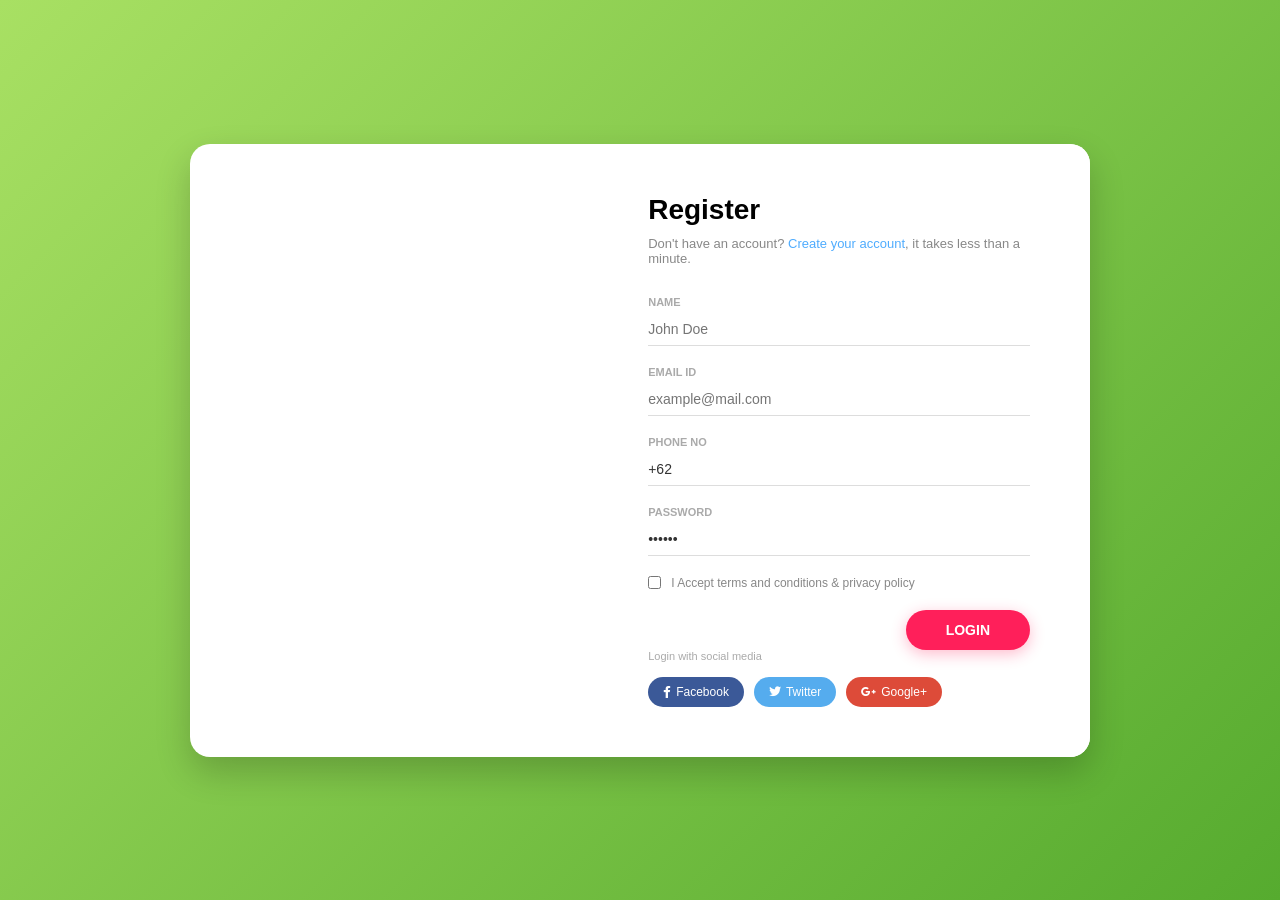
<file: task 1/index.html>
<!DOCTYPE html>
<html lang="az">
<head>
    <meta charset="UTF-8">
    <meta name="viewport" content="width=device-width, initial-scale=1.0">
    <title>Register Form</title>
    <link rel="stylesheet" href="style.css">
    <link rel="stylesheet" href="https://cdnjs.cloudflare.com/ajax/libs/font-awesome/6.0.0/css/all.min.css">
</head>
<body>

    <div class="container">
        <div class="card">
            <div class="left-side">
                <div class="overlay-text">
                    <h1>Hello World.</h1>
                    <p>Lorem ipsum dolor sit amet, consectetur adipisicing elit.</p>
                </div>
            </div>

            <div class="right-side">
                <h2>Register</h2>
                <p class="subtitle">Don't have an account? <a href="#">Create your account</a>, it takes less than a minute.</p>

                <form>
                    <div class="input-group">
                        <label>NAME</label>
                        <input type="text" placeholder="John Doe">
                    </div>
                    <div class="input-group">
                        <label>EMAIL ID</label>
                        <input type="email" placeholder="example@mail.com">
                    </div>
                    <div class="input-group">
                        <label>PHONE NO</label>
                        <div class="phone-input">
                            <span>+62</span>
                            <input type="text">
                        </div>
                    </div>
                    <div class="input-group">
                        <label>PASSWORD</label>
                        <input type="password" value="......">
                    </div>

                    <div class="checkbox-group">
                        <input type="checkbox" id="terms">
                        <label for="terms">I Accept terms and conditions & privacy policy</label>
                    </div>

                    <button type="submit" class="login-btn">LOGIN</button>
                </form>

                <div class="social-login">
                    <p>Login with social media</p>
                    <div class="social-btns">
                        <a href="#" class="fb"><i class="fab fa-facebook-f"></i> Facebook</a>
                        <a href="#" class="tw"><i class="fab fa-twitter"></i> Twitter</a>
                        <a href="#" class="gp"><i class="fab fa-google-plus-g"></i> Google+</a>
                    </div>
                </div>
            </div>
        </div>
    </div>

</body>
</html>
</file>
<file: task 1/style.css>
* {
    margin: 0;
    padding: 0;
    box-sizing: border-box;
    font-family: 'Segoe UI', Tahoma, Geneva, Verdana, sans-serif;
}

body {
    background: linear-gradient(135deg, #a8e063 0%, #56ab2f 100%);
    height: 100vh;
    display: flex;
    justify-content: center;
    align-items: center;
}

.container {
    width: 900px;
    max-width: 95%;
}

.card {
    display: flex;
    background: #fff;
    border-radius: 20px;
    overflow: hidden;
    box-shadow: 0 15px 35px rgba(0,0,0,0.2);
}
.left-side {
    flex: 1;
    background: url('https://images.unsplash.com/photo-1501854140801-50d01698950b?auto=format&fit=crop&q=80&w=1000') no-repeat center center/cover;
    position: relative;
    padding: 60px 40px;
    color: white;
}

.overlay-text h1 {
    font-size: 48px;
    font-weight: 700;
    margin-bottom: 20px;
}

.overlay-text p {
    font-size: 14px;
    opacity: 0.9;
    line-height: 1.5;
}

.right-side {
    flex: 1.2;
    padding: 50px 60px;
    background-color: white;
}

.right-side h2 {
    font-size: 28px;
    margin-bottom: 10px;
}

.subtitle {
    font-size: 13px;
    color: #888;
    margin-bottom: 30px;
}

.subtitle a {
    color: #4facfe;
    text-decoration: none;
}


.input-group {
    margin-bottom: 20px;
    border-bottom: 1px solid #ddd;
}

.input-group label {
    display: block;
    font-size: 11px;
    color: #aaa;
    font-weight: bold;
    margin-bottom: 5px;
}

.input-group input {
    width: 100%;
    border: none;
    outline: none;
    padding: 8px 0;
    font-size: 14px;
    color: #333;
}

.phone-input {
    display: flex;
    align-items: center;
}

.phone-input span {
    font-size: 14px;
    margin-right: 10px;
    color: #333;
}

.checkbox-group {
    display: flex;
    align-items: center;
    margin: 20px 0;
}

.checkbox-group label {
    font-size: 12px;
    color: #888;
    margin-left: 10px;
}


.login-btn {
    background: #ff1f5a;
    color: white;
    border: none;
    padding: 12px 40px;
    border-radius: 25px;
    font-size: 14px;
    font-weight: bold;
    cursor: pointer;
    float: right;
    box-shadow: 0 4px 15px rgba(255, 31, 90, 0.3);
}


.social-login {
    clear: both;
    margin-top: 50px;
}

.social-login p {
    font-size: 11px;
    color: #aaa;
    margin-bottom: 15px;
}

.social-btns {
    display: flex;
    gap: 10px;
}

.social-btns a {
    text-decoration: none;
    color: white;
    font-size: 12px;
    padding: 8px 15px;
    border-radius: 20px;
    display: flex;
    align-items: center;
    gap: 5px;
}

.fb { background-color: #3b5998; }
.tw { background-color: #55acee; }
.gp { background-color: #dd4b39; }

@media (max-width: 768px) {
    .card { flex-direction: column; }
    .left-side { display: none; } 
}
</file>
